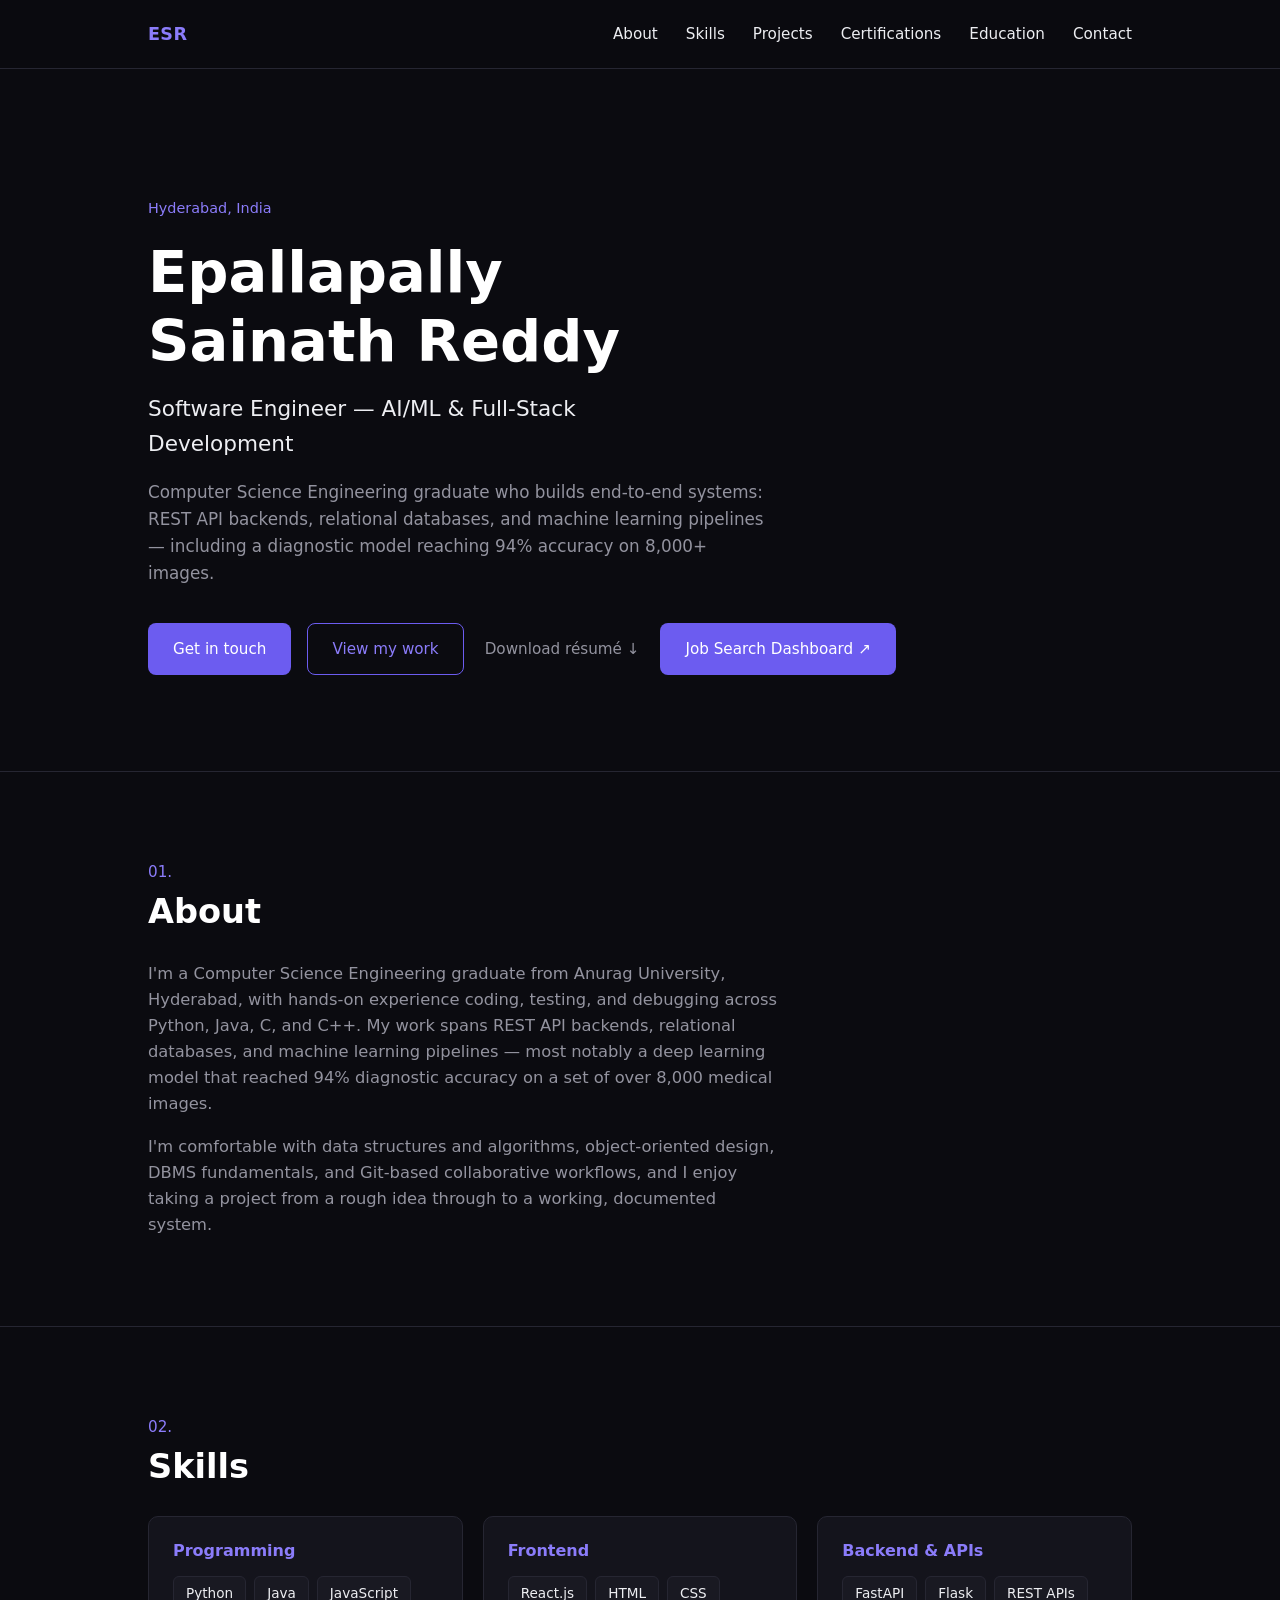
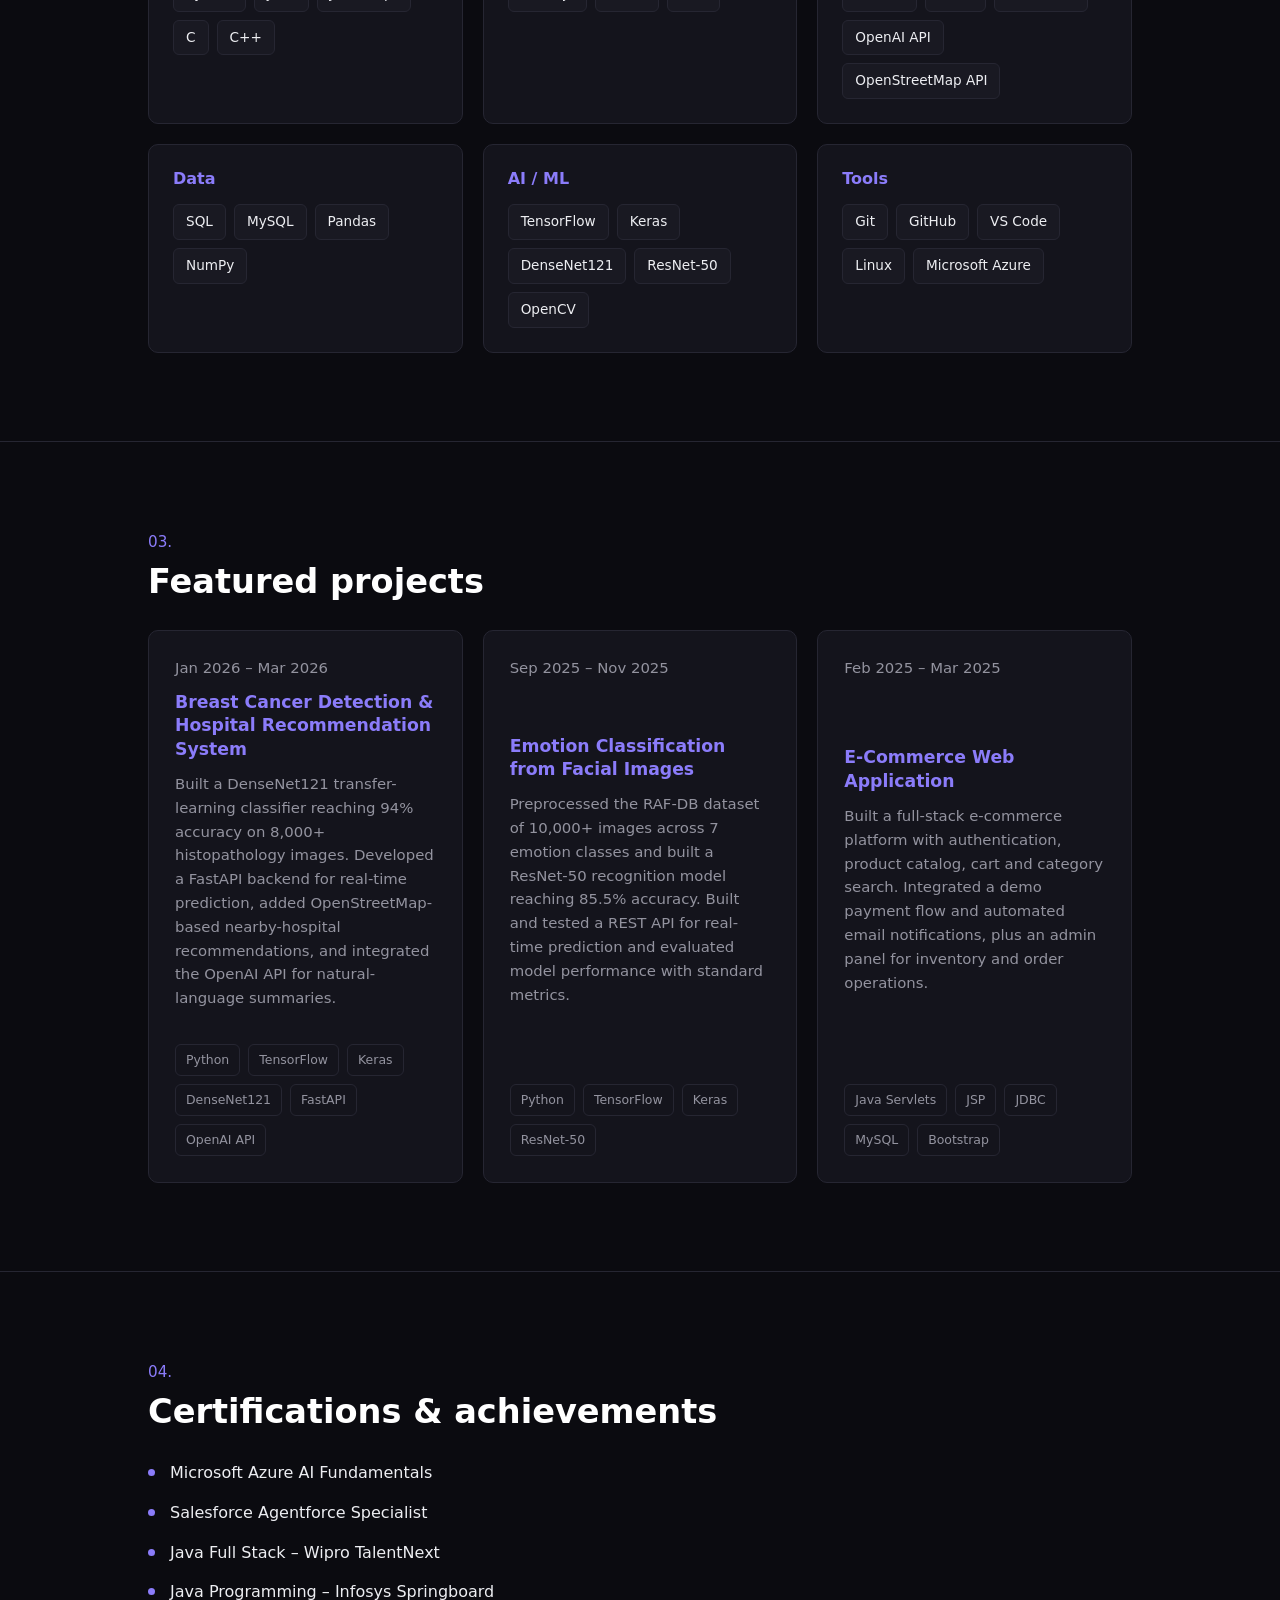
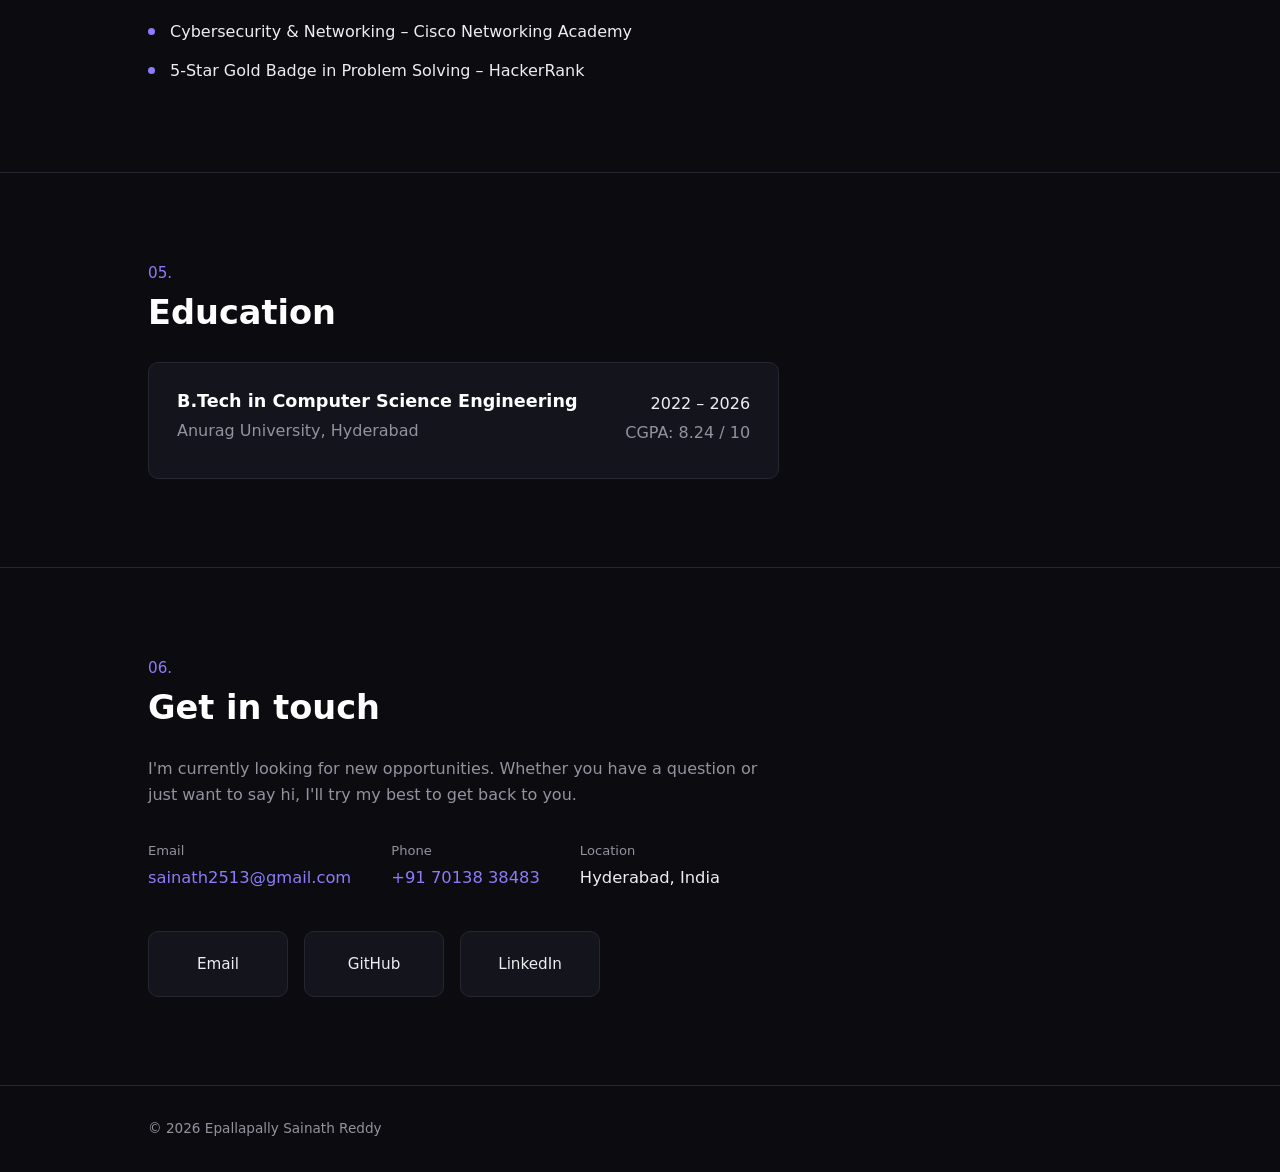
<file: index.html>
<!DOCTYPE html><html lang="en"><head><meta charset="UTF-8"><meta name="viewport" content="width=device-width, initial-scale=1.0"><title>Epallapally Sainath Reddy | Portfolio</title><meta name="description" content="Epallapally Sainath Reddy — Software Engineer specializing in AI/ML and full-stack development."><link rel="stylesheet" href="style.css"></head><body><a class="skip-link" href="#main">Skip to content</a><header class="site-header"><div class="wrap header-row"><a href="#top" class="mark">ESR</a><nav aria-label="Primary"><button class="nav-toggle" aria-expanded="false" aria-controls="nav-list"><span></span><span></span><span></span><span class="sr-only">Menu</span></button><ul id="nav-list"><li><a href="#about">About</a></li><li><a href="#skills">Skills</a></li><li><a href="#projects">Projects</a></li><li><a href="#certifications">Certifications</a></li><li><a href="#education">Education</a></li><li><a href="#contact">Contact</a></li></ul></nav></div></header><main id="main"><section id="top" class="hero"><div class="wrap"><p class="eyebrow">Hyderabad, India</p><h1>Epallapally Sainath Reddy</h1><p class="hero-role">Software Engineer — AI/ML &amp; Full-Stack Development</p><p class="hero-summary">Computer Science Engineering graduate who builds end-to-end systems: REST API backends, relational databases, and machine learning pipelines — including a diagnostic model reaching 94% accuracy on 8,000+ images.</p><div class="hero-actions"><a href="#contact" class="btn btn-primary">Get in touch</a><a href="#projects" class="btn btn-ghost">View my work</a><a href="assets/resume.pdf" class="btn btn-text" download>Download résumé ↓</a><a href="job-dashboard-sep-12-2026.html" class="btn btn-primary">Job Search Dashboard ↗</a></div></div></section><section id="about" class="section"><div class="wrap"><p class="section-number">01.</p><h2>About</h2><div class="section-body"><p>I'm a Computer Science Engineering graduate from Anurag University, Hyderabad, with hands-on experience coding, testing, and debugging across Python, Java, C, and C++. My work spans REST API backends, relational databases, and machine learning pipelines — most notably a deep learning model that reached 94% diagnostic accuracy on a set of over 8,000 medical images.</p><p>I'm comfortable with data structures and algorithms, object-oriented design, DBMS fundamentals, and Git-based collaborative workflows, and I enjoy taking a project from a rough idea through to a working, documented system.</p></div></div></section><section id="skills" class="section"><div class="wrap"><p class="section-number">02.</p><h2>Skills</h2><div class="skill-grid"><div class="skill-card"><h3>Programming</h3><ul class="chip-list"><li>Python</li><li>Java</li><li>JavaScript</li><li>C</li><li>C++</li></ul></div><div class="skill-card"><h3>Frontend</h3><ul class="chip-list"><li>React.js</li><li>HTML</li><li>CSS</li></ul></div><div class="skill-card"><h3>Backend &amp; APIs</h3><ul class="chip-list"><li>FastAPI</li><li>Flask</li><li>REST APIs</li><li>OpenAI API</li><li>OpenStreetMap API</li></ul></div><div class="skill-card"><h3>Data</h3><ul class="chip-list"><li>SQL</li><li>MySQL</li><li>Pandas</li><li>NumPy</li></ul></div><div class="skill-card"><h3>AI / ML</h3><ul class="chip-list"><li>TensorFlow</li><li>Keras</li><li>DenseNet121</li><li>ResNet-50</li><li>OpenCV</li></ul></div><div class="skill-card"><h3>Tools</h3><ul class="chip-list"><li>Git</li><li>GitHub</li><li>VS Code</li><li>Linux</li><li>Microsoft Azure</li></ul></div></div></div></section><section id="projects" class="section"><div class="wrap"><p class="section-number">03.</p><h2>Featured projects</h2><div class="project-grid"><article class="project-card"><p class="project-dates">Jan 2026 – Mar 2026</p><h3>Breast Cancer Detection &amp; Hospital Recommendation System</h3><p>Built a DenseNet121 transfer-learning classifier reaching 94% accuracy on 8,000+ histopathology images. Developed a FastAPI backend for real-time prediction, added OpenStreetMap-based nearby-hospital recommendations, and integrated the OpenAI API for natural-language summaries.</p><ul class="tag-list"><li>Python</li><li>TensorFlow</li><li>Keras</li><li>DenseNet121</li><li>FastAPI</li><li>OpenAI API</li></ul></article><article class="project-card"><p class="project-dates">Sep 2025 – Nov 2025</p><h3>Emotion Classification from Facial Images</h3><p>Preprocessed the RAF-DB dataset of 10,000+ images across 7 emotion classes and built a ResNet-50 recognition model reaching 85.5% accuracy. Built and tested a REST API for real-time prediction and evaluated model performance with standard metrics.</p><ul class="tag-list"><li>Python</li><li>TensorFlow</li><li>Keras</li><li>ResNet-50</li></ul></article><article class="project-card"><p class="project-dates">Feb 2025 – Mar 2025</p><h3>E-Commerce Web Application</h3><p>Built a full-stack e-commerce platform with authentication, product catalog, cart and category search. Integrated a demo payment flow and automated email notifications, plus an admin panel for inventory and order operations.</p><ul class="tag-list"><li>Java Servlets</li><li>JSP</li><li>JDBC</li><li>MySQL</li><li>Bootstrap</li></ul></article></div></div></section><section id="certifications" class="section"><div class="wrap"><p class="section-number">04.</p><h2>Certifications &amp; achievements</h2><ul class="cert-list"><li>Microsoft Azure AI Fundamentals</li><li>Salesforce Agentforce Specialist</li><li>Java Full Stack – Wipro TalentNext</li><li>Java Programming – Infosys Springboard</li><li>Cybersecurity &amp; Networking – Cisco Networking Academy</li><li>5-Star Gold Badge in Problem Solving – HackerRank</li></ul></div></section><section id="education" class="section"><div class="wrap"><p class="section-number">05.</p><h2>Education</h2><div class="edu-row"><div><h3>B.Tech in Computer Science Engineering</h3><p class="edu-sub">Anurag University, Hyderabad</p></div><div class="edu-meta"><p>2022 – 2026</p><p>CGPA: 8.24 / 10</p></div></div></div></section><section id="contact" class="section"><div class="wrap"><p class="section-number">06.</p><h2>Get in touch</h2><p class="section-body">I'm currently looking for new opportunities. Whether you have a question or just want to say hi, I'll try my best to get back to you.</p><dl class="contact-details"><div><dt>Email</dt><dd><a href="mailto:sainath2513@gmail.com">sainath2513@gmail.com</a></dd></div><div><dt>Phone</dt><dd><a href="tel:+917013838483">+91 70138 38483</a></dd></div><div><dt>Location</dt><dd>Hyderabad, India</dd></div></dl><div class="contact-links"><a href="mailto:sainath2513@gmail.com" class="contact-card"><span>Email</span></a><a href="https://github.com/sainath1308" class="contact-card" target="_blank" rel="noopener"><span>GitHub</span></a><a href="https://linkedin.com/in/epallapally-sainath-reddy-a64667287" class="contact-card" target="_blank" rel="noopener"><span>LinkedIn</span></a></div></div></section></main><footer class="site-footer"><div class="wrap"><p>&copy; <span id="year"></span> Epallapally Sainath Reddy</p></div></footer><script src="script.js"></script></body></html>
</file>
<file: style.css>
/* ---------------------------------------------
   Tokens
--------------------------------------------- */
:root {
  --bg: #0b0b10;
  --surface: #14141c;
  --surface-2: #191922;
  --border: #262632;
  --text: #edeef2;
  --text-muted: #93939f;
  --accent: #6c5cf0;
  --accent-light: #8b7cfa;
  --accent-tint: rgba(108, 92, 240, 0.12);

  --font-head: "Sora", system-ui, sans-serif;
  --font-body: "Inter", system-ui, sans-serif;

  --max: 1040px;
}

/* ---------------------------------------------
   Reset & base
--------------------------------------------- */
* { box-sizing: border-box; }
html { scroll-behavior: smooth; }

body {
  margin: 0;
  background: var(--bg);
  color: var(--text);
  font-family: var(--font-body);
  font-size: 16px;
  line-height: 1.6;
  -webkit-font-smoothing: antialiased;
}

@media (prefers-reduced-motion: reduce) {
  html { scroll-behavior: auto; }
  * { animation-duration: 0.01ms !important; transition-duration: 0.01ms !important; }
}

h1, h2, h3 {
  font-family: var(--font-head);
  font-weight: 600;
  line-height: 1.2;
  margin: 0;
  color: #fff;
}

p { margin: 0 0 1em; color: var(--text-muted); }
p:last-child { margin-bottom: 0; }

a {
  color: var(--accent-light);
  text-decoration: none;
}
a:hover { color: #fff; }

a:focus-visible,
button:focus-visible {
  outline: 2px solid var(--accent-light);
  outline-offset: 3px;
}

.sr-only {
  position: absolute;
  width: 1px; height: 1px;
  overflow: hidden;
  clip: rect(0,0,0,0);
}

.skip-link {
  position: absolute;
  left: -999px;
  top: 0;
  background: var(--accent);
  color: #fff;
  padding: 10px 16px;
  z-index: 100;
}
.skip-link:focus { left: 12px; top: 12px; }

.wrap {
  max-width: var(--max);
  margin: 0 auto;
  padding: 0 28px;
}

/* ---------------------------------------------
   Header
--------------------------------------------- */
.site-header {
  position: sticky;
  top: 0;
  z-index: 50;
  background: rgba(11, 11, 16, 0.85);
  backdrop-filter: blur(8px);
  border-bottom: 1px solid var(--border);
}

.header-row {
  display: flex;
  align-items: center;
  justify-content: space-between;
  height: 68px;
}

.mark {
  font-family: var(--font-head);
  font-weight: 700;
  font-size: 1.1rem;
  color: var(--accent-light);
  letter-spacing: 0.02em;
}

nav ul {
  list-style: none;
  display: flex;
  gap: 28px;
  margin: 0;
  padding: 0;
}

nav a {
  color: var(--text);
  font-size: 0.95rem;
}
nav a:hover { color: var(--accent-light); }

.nav-toggle {
  display: none;
  flex-direction: column;
  justify-content: center;
  gap: 5px;
  width: 40px;
  height: 40px;
  background: none;
  border: 1px solid var(--border);
  border-radius: 8px;
  cursor: pointer;
}
.nav-toggle span {
  display: block;
  width: 18px;
  height: 2px;
  margin: 0 auto;
  background: var(--text);
}

/* ---------------------------------------------
   Hero
--------------------------------------------- */
.hero {
  padding: 128px 0 96px;
  border-bottom: 1px solid var(--border);
}

.eyebrow {
  color: var(--accent-light);
  font-size: 0.9rem;
  margin-bottom: 18px;
}

.hero h1 {
  font-size: clamp(2.4rem, 5vw, 3.6rem);
  max-width: 14ch;
  margin-bottom: 16px;
}

.hero-role {
  font-size: clamp(1.1rem, 2vw, 1.35rem);
  color: var(--text);
  max-width: 34ch;
  margin-bottom: 18px;
}

.hero-summary {
  max-width: 58ch;
  font-size: 1.05rem;
  margin-bottom: 36px;
}

.hero-actions {
  display: flex;
  flex-wrap: wrap;
  align-items: center;
  gap: 16px;
}

.btn {
  display: inline-flex;
  align-items: center;
  padding: 13px 24px;
  border-radius: 8px;
  font-size: 0.95rem;
  font-weight: 500;
  border: 1px solid transparent;
}

.btn-primary {
  background: var(--accent);
  color: #fff;
}
.btn-primary:hover { background: var(--accent-light); color: #fff; }

.btn-ghost {
  border-color: var(--accent);
  color: var(--accent-light);
}
.btn-ghost:hover { background: var(--accent-tint); color: var(--accent-light); }

.btn-text {
  color: var(--text-muted);
  padding: 13px 4px;
}
.btn-text:hover { color: var(--text); }

/* ---------------------------------------------
   Sections
--------------------------------------------- */
.section {
  padding: 88px 0;
  border-bottom: 1px solid var(--border);
}

.section-number {
  color: var(--accent-light);
  font-family: var(--font-head);
  font-size: 0.95rem;
  margin-bottom: 8px;
}

.section h2 {
  font-size: clamp(1.6rem, 3vw, 2.1rem);
  margin-bottom: 28px;
}

.section-body {
  max-width: 62ch;
}
.section-body p { font-size: 1.02rem; }

/* ---------------------------------------------
   Skills
--------------------------------------------- */
.skill-grid {
  display: grid;
  grid-template-columns: repeat(3, 1fr);
  gap: 20px;
}

.skill-card {
  background: var(--surface);
  border: 1px solid var(--border);
  border-radius: 10px;
  padding: 24px;
}

.skill-card h3 {
  font-size: 1rem;
  color: var(--accent-light);
  margin-bottom: 16px;
}

.chip-list {
  list-style: none;
  display: flex;
  flex-wrap: wrap;
  gap: 8px;
  margin: 0;
  padding: 0;
}

.chip-list li {
  border: 1px solid var(--border);
  background: var(--surface-2);
  color: var(--text);
  font-size: 0.85rem;
  padding: 6px 12px;
  border-radius: 6px;
}

/* ---------------------------------------------
   Projects
--------------------------------------------- */
.project-grid {
  display: grid;
  grid-template-columns: repeat(3, 1fr);
  gap: 20px;
}

.project-card {
  background: var(--surface);
  border: 1px solid var(--border);
  border-radius: 10px;
  padding: 26px;
  display: flex;
  flex-direction: column;
}

.project-dates {
  font-size: 0.82rem;
  color: var(--text-muted);
  margin-bottom: 10px;
}

.project-card h3 {
  font-size: 1.08rem;
  color: var(--accent-light);
  margin-bottom: 12px;
  line-height: 1.35;
}

.project-card p {
  font-size: 0.93rem;
  flex-grow: 1;
}

.tag-list {
  list-style: none;
  display: flex;
  flex-wrap: wrap;
  gap: 8px;
  margin: 18px 0 0;
  padding: 0;
}

.tag-list li {
  font-size: 0.78rem;
  color: var(--text-muted);
  border: 1px solid var(--border);
  border-radius: 6px;
  padding: 5px 10px;
}

/* ---------------------------------------------
   Certifications
--------------------------------------------- */
.cert-list {
  list-style: none;
  margin: 0;
  padding: 0;
  max-width: 62ch;
  display: flex;
  flex-direction: column;
  gap: 14px;
}

.cert-list li {
  position: relative;
  padding-left: 22px;
  color: var(--text);
  font-size: 1rem;
}

.cert-list li::before {
  content: "";
  position: absolute;
  left: 0;
  top: 9px;
  width: 7px;
  height: 7px;
  border-radius: 50%;
  background: var(--accent-light);
}

/* ---------------------------------------------
   Education
--------------------------------------------- */
.edu-row {
  display: flex;
  justify-content: space-between;
  align-items: flex-start;
  flex-wrap: wrap;
  gap: 12px;
  background: var(--surface);
  border: 1px solid var(--border);
  border-radius: 10px;
  padding: 28px;
  max-width: 62ch;
}

.edu-row h3 {
  font-size: 1.1rem;
  margin-bottom: 6px;
}

.edu-sub { margin: 0; color: var(--text-muted); }

.edu-meta { text-align: right; }
.edu-meta p { margin: 0 0 4px; color: var(--text); }
.edu-meta p:last-child { color: var(--text-muted); }

/* ---------------------------------------------
   Contact
--------------------------------------------- */
.contact-details {
  display: flex;
  flex-wrap: wrap;
  gap: 40px;
  margin: 32px 0 40px;
  padding: 0;
}

.contact-details dt {
  font-size: 0.82rem;
  color: var(--text-muted);
  margin-bottom: 4px;
}

.contact-details dd {
  margin: 0;
  font-size: 1.02rem;
  color: var(--text);
}

.contact-links {
  display: flex;
  flex-wrap: wrap;
  gap: 16px;
}

.contact-card {
  min-width: 140px;
  text-align: center;
  padding: 20px;
  background: var(--surface);
  border: 1px solid var(--border);
  border-radius: 10px;
  color: var(--text);
  font-size: 0.95rem;
}
.contact-card:hover {
  border-color: var(--accent);
  color: var(--accent-light);
}

/* ---------------------------------------------
   Footer
--------------------------------------------- */
.site-footer {
  padding: 32px 0;
}
.site-footer p {
  font-size: 0.85rem;
  margin: 0;
  color: var(--text-muted);
}

/* ---------------------------------------------
   Responsive
--------------------------------------------- */
@media (max-width: 860px) {
  .skill-grid { grid-template-columns: repeat(2, 1fr); }
  .project-grid { grid-template-columns: 1fr; }
}

@media (max-width: 640px) {
  .wrap { padding: 0 20px; }
  .hero { padding: 96px 0 64px; }
  .section { padding: 64px 0; }

  .nav-toggle { display: flex; }

  nav ul {
    position: absolute;
    top: 68px;
    left: 0;
    right: 0;
    flex-direction: column;
    gap: 0;
    background: var(--bg);
    border-bottom: 1px solid var(--border);
    max-height: 0;
    overflow: hidden;
    transition: max-height 0.25s ease;
  }
  nav ul.open { max-height: 320px; }
  nav ul li { border-top: 1px solid var(--border); }
  nav ul a {
    display: block;
    padding: 16px 20px;
  }

  .skill-grid { grid-template-columns: 1fr; }
  .edu-row { flex-direction: column; }
  .edu-meta { text-align: left; }
}
</file>
